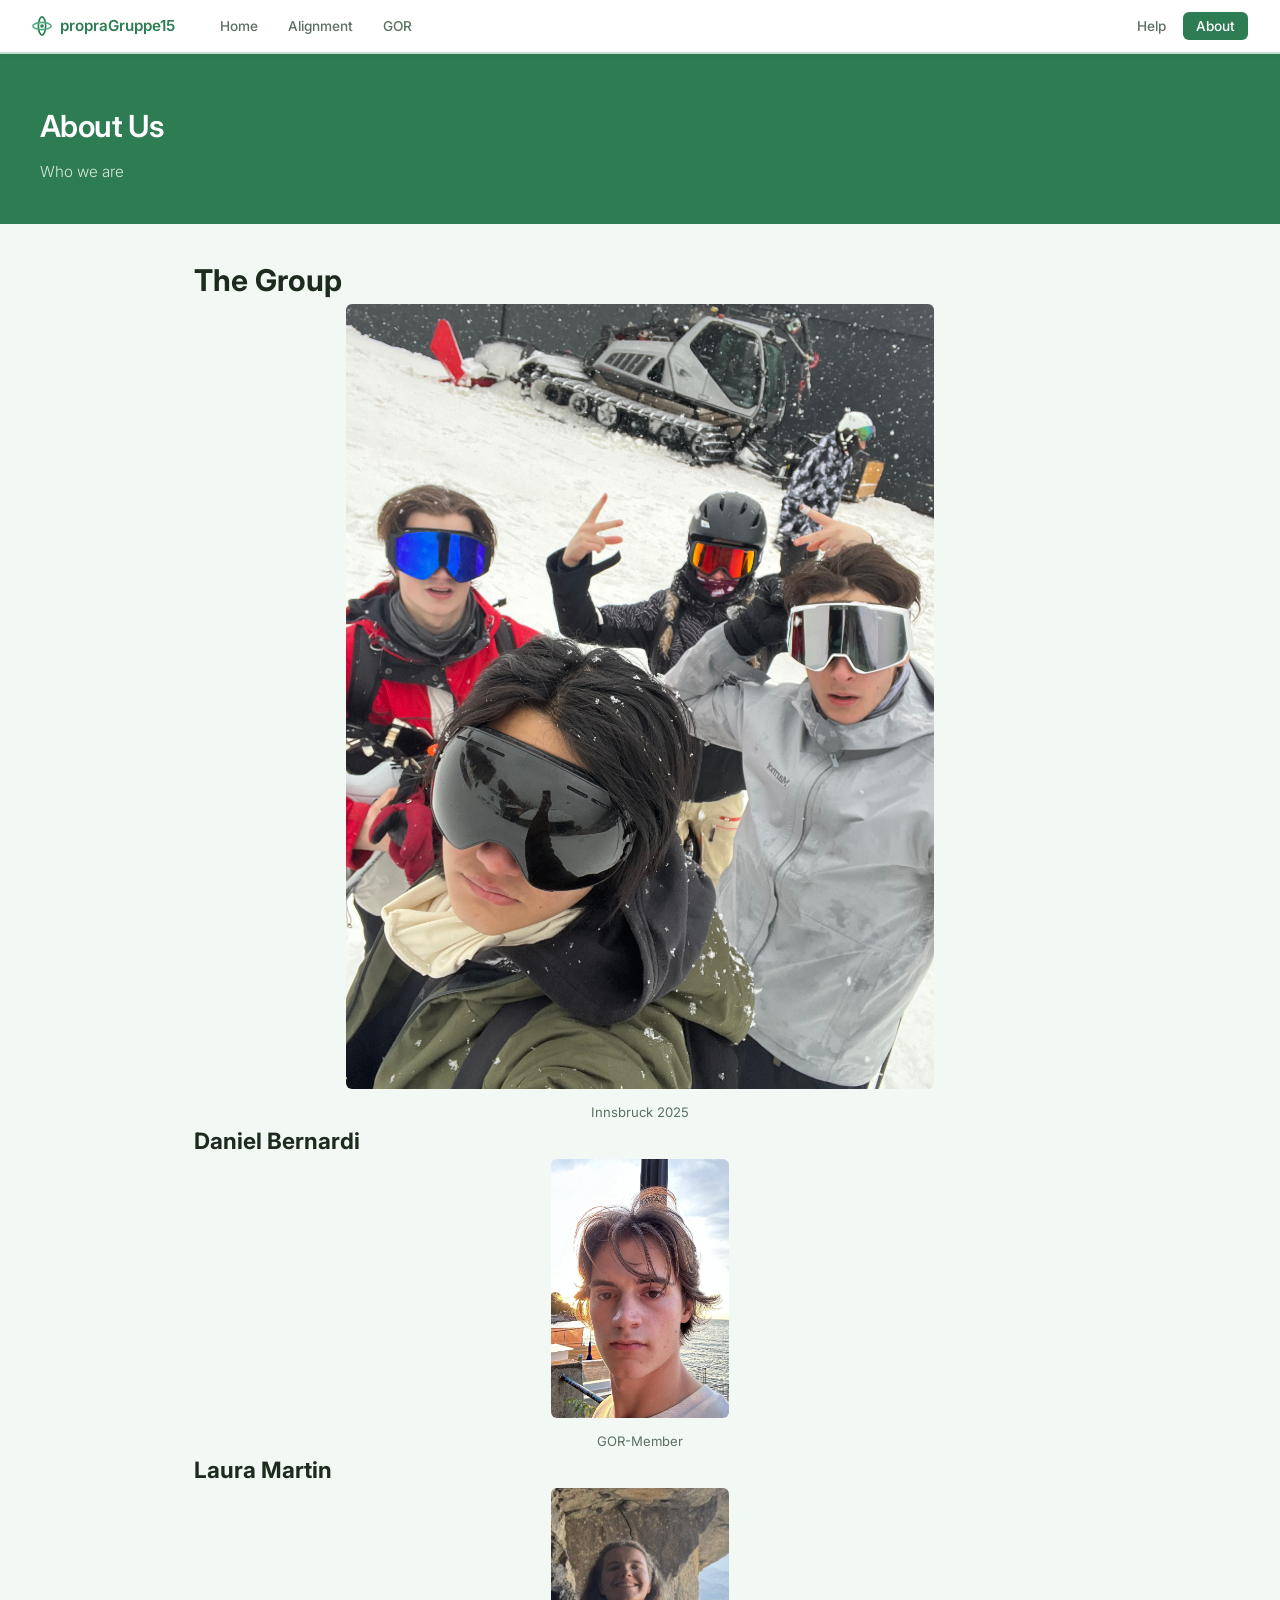
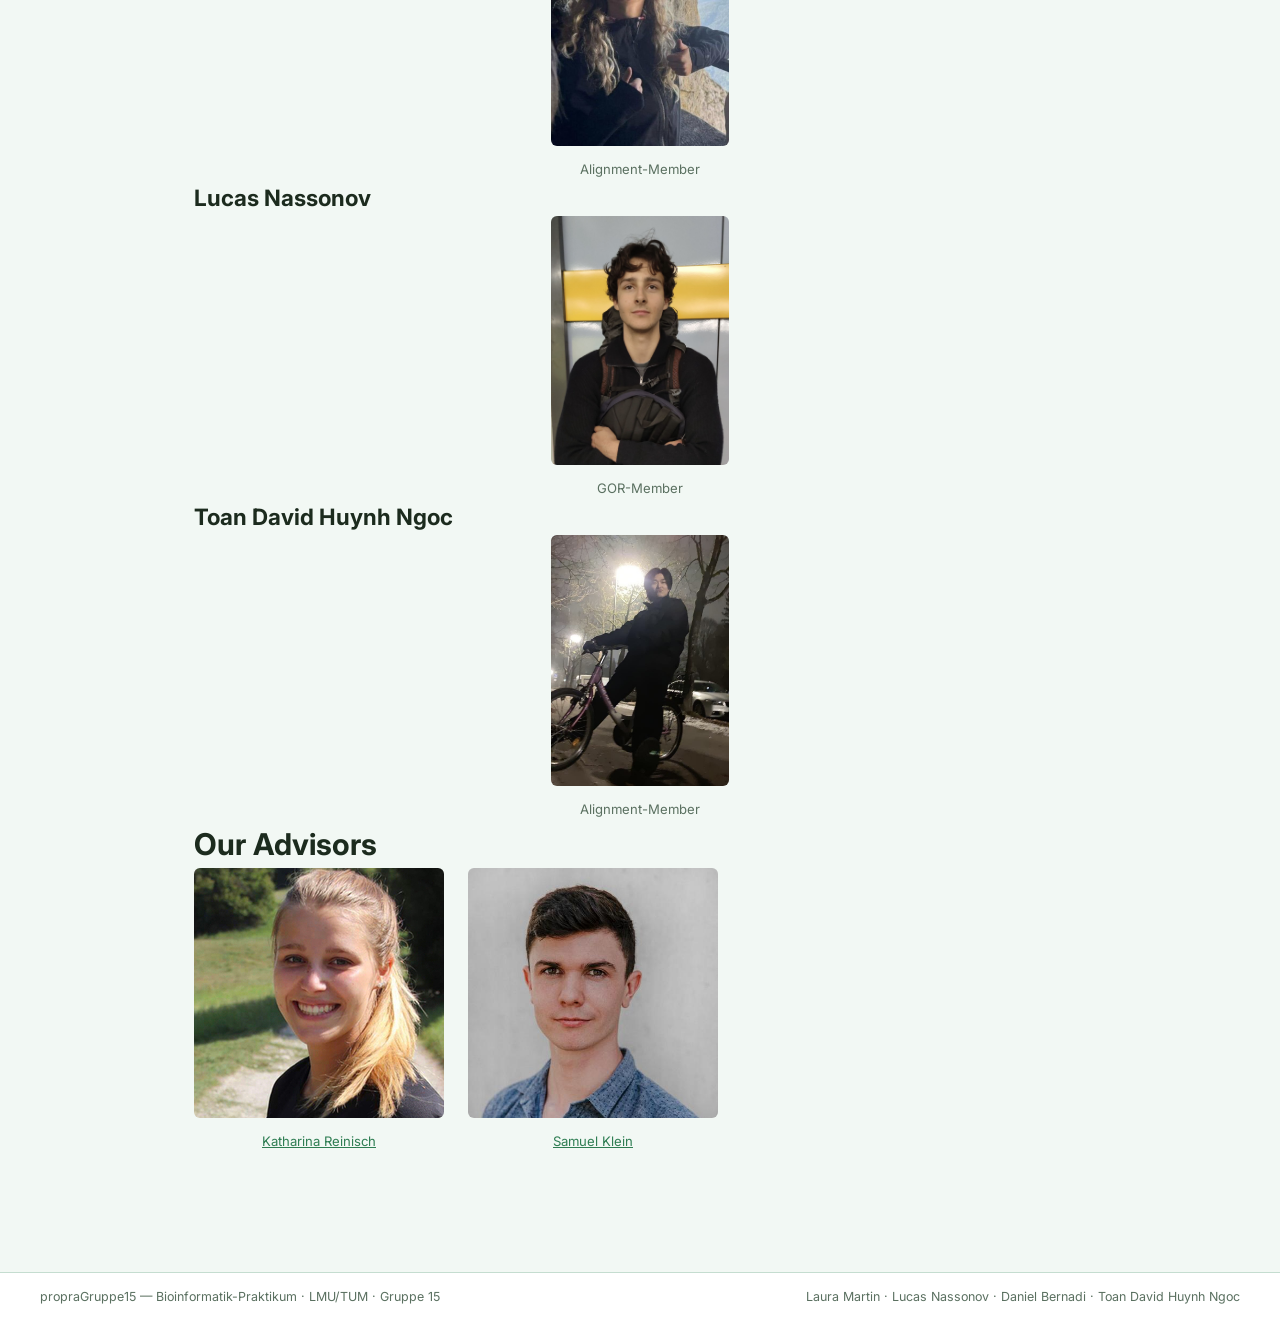
<file: Solution1/Assignment03/about/index.html>
<!DOCTYPE html>
<html lang="de">
<head>
    <meta charset="utf-8">
    <meta name="viewport" content="width=device-width, initial-scale=1">
    <title>Help — propraGruppe15</title>
    <link rel="preconnect" href="https://fonts.googleapis.com">
    <link href="https://fonts.googleapis.com/css2?family=Inter:wght@300;400;500;600&family=JetBrains+Mono:wght@400;500&display=swap" rel="stylesheet">
    <link rel="stylesheet" href="../style.css">
</head>
<body>

<nav>
    <a class="nav-logo" href="../aufgabe3_2_0.html">
        <svg viewBox="0 0 22 22" fill="none" width="20" height="20">
            <ellipse cx="11" cy="11" rx="4"  ry="10" stroke="#2e7d52" stroke-width="1.8" fill="none"/>
            <ellipse cx="11" cy="11" rx="10" ry="4"  stroke="#4caf80" stroke-width="1.8" fill="none"/>
            <circle  cx="11" cy="11" r="2"           fill="#2e7d52"/>
        </svg>
        propraGruppe15
    </a>
    <ul class="nav-links">
        <li><a href="../aufgabe3_2_0.html">Home</a></li>
        <li><a href="https://bioclient1.bio.ifi.lmu.de/~martinla/propragruppe15/Solution3/Alignment/Alignment_CGI.py">Alignment</a></li>
        <li><a href="https://bioclient1.bio.ifi.lmu.de/~martinla/propragruppe15/Solution3/GOR/GOR_final/Test.py">GOR</a></li>
        <li style="margin-left: auto;"><a href="../help/index.html">Help</a></li>
        <li><a href="#"; class="active">About</a></li>        
    </ul>
</nav>

<div class="hero">
    <h1>About Us</h1>
    <p>Who we are</p>
</div>

<div class="page-wrapper">
     <h1>The Group</h1>
     <figure style="text-align: center;">
        <img src="../images/group.png" alt="description" style="width: 66%; height: 66%; object-fit: cover; border-radius: 6px;">
        <figcaption style="margin-right: auto; font-size: 0.82rem; color: var(--text-dim); margin-top: 6px;">Innsbruck 2025</a>
        </figcaption>
    </figure>
     <h2>Daniel Bernardi</h2>
     <figure style="text-align: center;">
        <img src="../images/Daniel.png" alt="description" style="width: 20%; height: 20%; object-fit: cover; border-radius: 6px;">
        <figcaption style="margin-right: auto; font-size: 0.82rem; color: var(--text-dim); margin-top: 6px;">GOR-Member</a>
        </figcaption>
    </figure>
     <h2>Laura Martin</h2>
    <figure style="text-align: center;">
        <img src="../images/Laura.png" alt="description" style="width: 20%; height: 20%; object-fit: cover; border-radius: 6px;">
        <figcaption style="margin-right: auto; font-size: 0.82rem; color: var(--text-dim); margin-top: 6px;">Alignment-Member</a>
        </figcaption>
    </figure>
     <h2>Lucas Nassonov</h2>
     <figure style="text-align: center;">
        <img src="../images/Lucas.png" alt="description" style="width: 20%; height: 20%; object-fit: cover; border-radius: 6px;">
        <figcaption style="margin-right: auto; font-size: 0.82rem; color: var(--text-dim); margin-top: 6px;">GOR-Member</a>
        </figcaption>
    </figure>
     <h2>Toan David Huynh Ngoc</h2>
     <figure style="text-align: center;">
        <img src="../images/David.png" alt="description" style="width: 20%; height: 20%; object-fit: cover; border-radius: 6px;">
        <figcaption style="margin-right: auto; font-size: 0.82rem; color: var(--text-dim); margin-top: 6px;">Alignment-Member</a>
        </figcaption>
    </figure>
     <h1>Our Advisors</h1>
     <div style="display: flex; gap: 24px; justify-content: flex-start">
    <figure style="text-align: center;">
        <img src="../images/Kathi.jpg" alt="description" style="width: 250px; height: 250px; object-fit: cover; border-radius: 6px;">
        <figcaption style="margin-right: auto; font-size: 0.82rem; color: var(--text-dim); margin-top: 6px;">
                        <a href="https://www.bio.ifi.lmu.de/mitarbeiter/katharina-reinisch/index.html" style="color: var(--green);">Katharina Reinisch</a>
        </figcaption>
    </figure>
    <figure style="text-align: center;">
        <img src="../images/sam.jpeg" alt="description" style="width: 250px; height: 250px; border-radius: 6px;">
        <figcaption style="font-size: 0.82rem; color: var(--text-dim); margin-top: 6px;">
            <a href="https://www.bio.ifi.lmu.de/mitarbeiter/samuel-klein/index.html" style="color: var(--green);">Samuel Klein</a>
        </figcaption>
    </figure>
</div>
     
</div>

<footer>
    <span>propraGruppe15 &mdash; Bioinformatik-Praktikum &middot; LMU/TUM &middot; Gruppe 15</span>
    <span>Laura Martin &middot; Lucas Nassonov &middot; Daniel Bernadi &middot; Toan David Huynh Ngoc</span>
</footer>

</body>
</html>
</file>
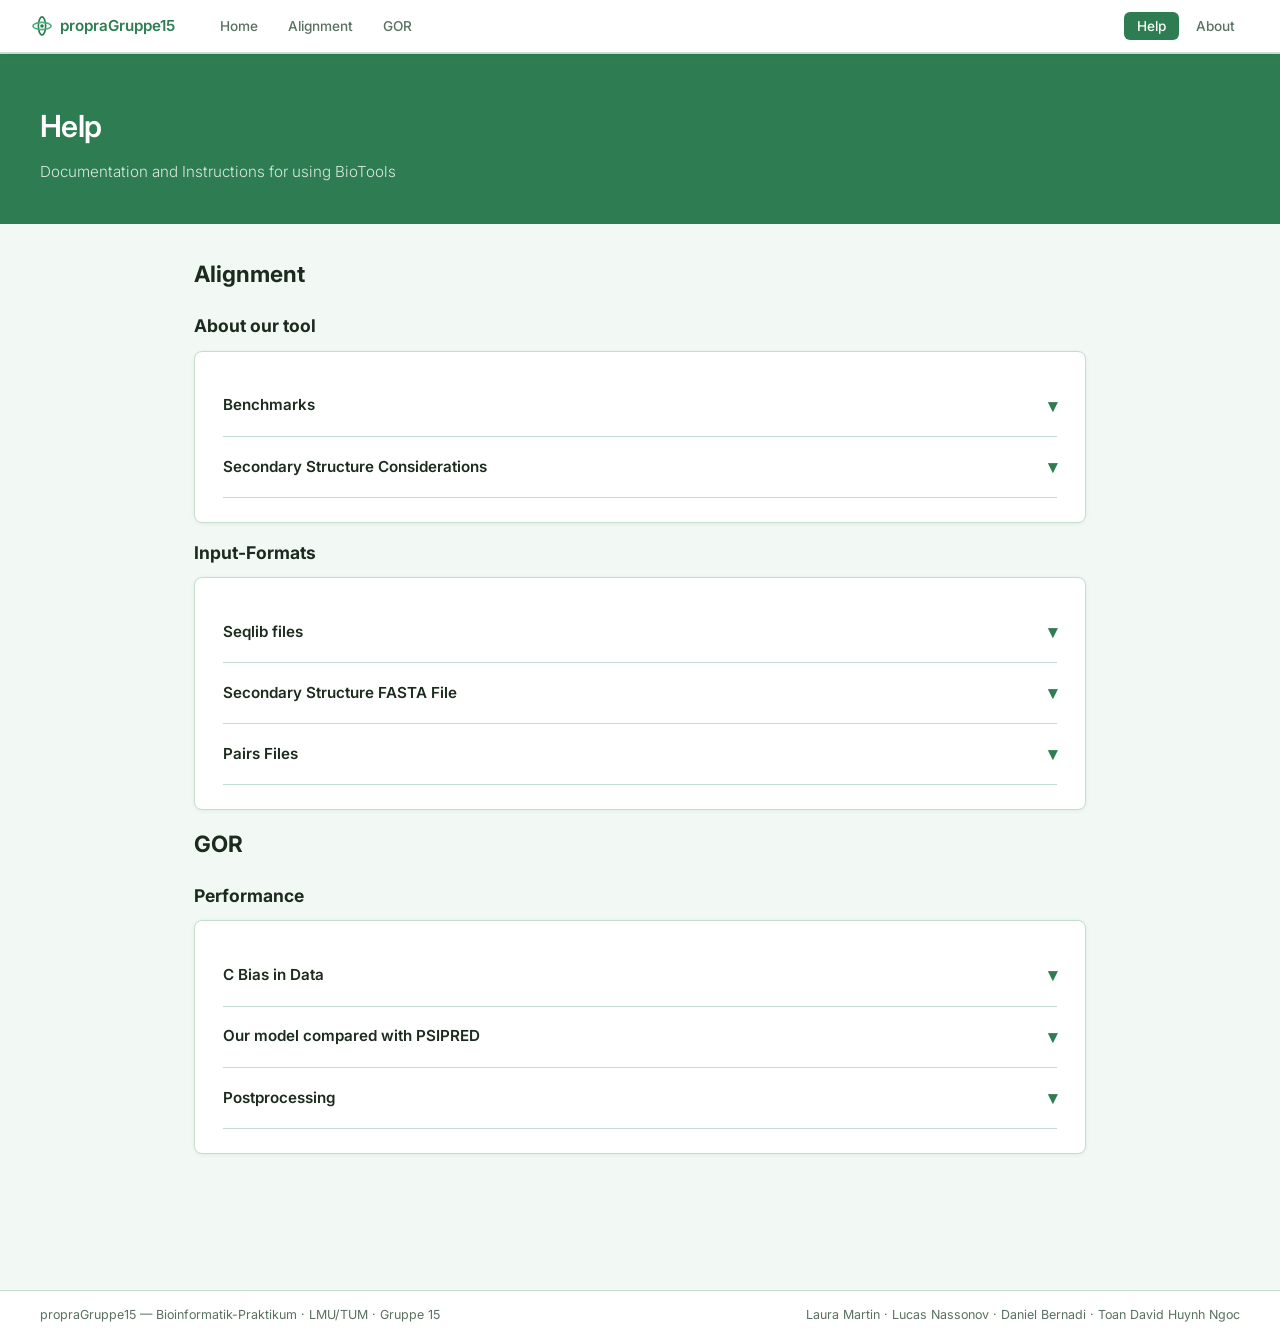
<file: Solution1/Assignment03/help/index.html>
<!DOCTYPE html>
<html lang="de">
<head>
    <meta charset="utf-8">
    <meta name="viewport" content="width=device-width, initial-scale=1">
    <title>Help — propraGruppe15</title>
    <link rel="preconnect" href="https://fonts.googleapis.com">
    <link href="https://fonts.googleapis.com/css2?family=Inter:wght@300;400;500;600&family=JetBrains+Mono:wght@400;500&display=swap" rel="stylesheet">
    <link rel="stylesheet" href="../style.css">
</head>
<body>

<nav>
    <a class="nav-logo" href="../aufgabe3_2_0.html">
        <svg viewBox="0 0 22 22" fill="none" width="20" height="20">
            <ellipse cx="11" cy="11" rx="4"  ry="10" stroke="#2e7d52" stroke-width="1.8" fill="none"/>
            <ellipse cx="11" cy="11" rx="10" ry="4"  stroke="#4caf80" stroke-width="1.8" fill="none"/>
            <circle  cx="11" cy="11" r="2"           fill="#2e7d52"/>
        </svg>
        propraGruppe15
    </a>
    <ul class="nav-links">
        <li><a href="../aufgabe3_2_0.html">Home</a></li>
        <li><a href="https://bioclient1.bio.ifi.lmu.de/~martinla/propragruppe15/Solution3/Alignment/Alignment_CGI.py">Alignment</a></li>
        <li><a href="https://bioclient1.bio.ifi.lmu.de/~martinla/propragruppe15/Solution3/GOR/GOR_final/Test.py">GOR</a></li>
        <li style="margin-left: auto;"><a href="#" class="active">Help</a></li>
        <li><a href="../about/index.html">About</a></li>
    </ul>
</nav>

<div class="hero">
    <h1>Help</h1>
    <p>Documentation and Instructions for using BioTools</p>
</div>

<div class="page-wrapper">
    <h2 style="margin-bottom: 20px";>Alignment</h2>

    <h3 style="margin-bottom: 10px";>About our tool</h3>
    <div class="card">
        <details>
            <summary>Benchmarks</summary>
            <p>Our alignment tool utilises the Needleman-Wunsch and Gotoh algorithms to compute your alignmets instead of the time intensive Recursive method. While simple to do on pen and paper, the amount of compute time needed increases exponentially with sequence length.</p>
            <img src="../images/benchmark.png" alt="" style="width: 100%; border-radius: 6px;">
        </details>
        <details>
            <summary>Secondary Structure Considerations</summary>
            <p>If you want to consider secondary structure, simply upload a Pairs File and a Sec_Lib file. You can find the needed format for those in our Input-Formats section below. Our standard score calculation uses the Levitt Scoring Matrix at a 50/50 ration with the substitution matrix. Based on our testing below, we decided this ratio gave the most consistent result across all metrics.</p>
            <img src="../images/alignment_plot.png" alt="Mean Score Difference When Considering Secondary Structure" style="width: 100%; border-radius: 6px;">
        </details>
    </div>

        <h3 style="margin-bottom: 10px">Input-Formats</h3>
    <div class="card">
        <details>
            <summary>Seqlib files</summary>
            <p>
                A Seqlib file contains one or more protein sequences in a simple two-line format per entry.
                Each entry starts with a header line beginning with <code>&gt;</code> followed by the sequence identifier,
                and the second line contains the amino acid sequence in single-letter code:
            </p>
            <div class="file-preview">&gt;1ABC_A
MKTLLLTLVVVTIVCLDLGAVGNGNSTSSPYYNPTTEELISWKIFTHPNVHAFLLFLMLT
&gt;2XYZ_B
ACDEFGHIKLMNPQRSTVWY
&gt;3PQR_C
MGAGASAEEKHSSLVLHQDWLNRTYDEAMAQYCQARMGSTMKKILELALPSIHSIVSLYK</div>
            <div class="download-section">
                <span class="download-label">Example Files</span>
                <div class="download-files">
                    <a class="download-btn" id="dl-seqlib" download="../example_files/example_seqlib.txt">
                        <svg width="13" height="13" viewBox="0 0 12 12" fill="none"><path d="M6 1v7M3 6l3 3 3-3M1 10h10" stroke="#2e7d52" stroke-width="1.5" stroke-linecap="round" stroke-linejoin="round"/></svg>
                        example_seqlib.txt
                    </a>
                </div>
            </div>
        </details>

        <details>
            <summary>Secondary Structure FASTA File</summary>
            <p>
                Secondary Structure FASTA files extend the standard FASTA format with an additional line per entry
                encoding the predicted or known secondary structure. Each entry has three lines:
                a header (<code>&gt;ID</code>), the amino acid sequence (AA), and the secondary structure string (SS)
                using <code>H</code> (helix), <code>E</code> (strand), and <code>C</code> (coil).
            </p>
            <div class="file-preview">&gt;1ABC_A
AS MKTLLLTLVVVTIVCLDLGAVGNGNSTSSPYYNPTTEELISWKIFTHPN
SS CCCCHHHHHHHHHCCCCCCCCCCCCCCEEEECCCHHHHHHHHHHCCCCCC
&gt;2XYZ_B
AA ACDEFGHIKLMNPQRSTVWYACDEFGHIKLM
SS CCCEEEEECCCHHHHHHHHCCCCEEEECCCC</div>
            <div class="download-section">
                <span class="download-label">Example File</span>
                <div class="download-files">
                    <a class="download-btn" id="dl-secstruct" download="../example_files/example_secstruct.txt">
                        <svg width="13" height="13" viewBox="0 0 12 12" fill="none"><path d="M6 1v7M3 6l3 3 3-3M1 10h10" stroke="#2e7d52" stroke-width="1.5" stroke-linecap="round" stroke-linejoin="round"/></svg>
                        example_secstruct.txt
                    </a>
                </div>
            </div>
        </details>

        <details>
            <summary>Pairs Files</summary>
            <p>
                A Pairs file defines which sequence pairs should be aligned against each other.
                Each line contains two sequence identifiers (matching IDs from your Seqlib file),
                separated by whitespace.
            </p>
            <div class="file-preview"># Pairs file — one pair per line
# Format: ID_sequence1   ID_sequence2
1ABC_A 2XYZ_B
1ABC_A 3PQR_C
2XYZ_B 3PQR_C</div>
            <div class="download-section">
                <span class="download-label">Example File</span>
                <div class="download-files">
                    <a class="download-btn" id="dl-pairs" download="../example_files/example_pairs.txt">
                        <svg width="13" height="13" viewBox="0 0 12 12" fill="none"><path d="M6 1v7M3 6l3 3 3-3M1 10h10" stroke="#2e7d52" stroke-width="1.5" stroke-linecap="round" stroke-linejoin="round"/></svg>
                        example_pairs.txt
                    </a>
                </div>
            </div>
        </details>
    </div>
<!--ab hier GOR!!!!!!-->
    <h2 style="margin-bottom: 20px";>GOR</h2>

    <h3 style="margin-bottom: 10px";>Performance</h3>
    <div class="card">
        <details>
            <summary>C Bias in Data</summary>
            <p></p>
            <img src="../images/513counts.png" alt="" style="width: 100%; border-radius: 6px;">
        </details>
        <details>
            <summary>Our model compared with PSIPRED</summary>
            <p></p>
            <img src="../images/Gor_psipred.png" alt="" style="width: 100%; border-radius: 6px;">
        </details>
        <details>
            <summary>Postprocessing</summary>
            <p>We applied a simple post-processing algorithm on the predict output. Which checks for unlikely secondary structure occurrences, by substituting with the structure most common in a given window.</p>
            <img src="../images/PostProcessing.png" alt="" style="width: 100%; border-radius: 6px;">
        </details>
    </div>



    
</div>

<footer>
    <span>propraGruppe15 &mdash; Bioinformatik-Praktikum &middot; LMU/TUM &middot; Gruppe 15</span>
    <span>Laura Martin &middot; Lucas Nassonov &middot; Daniel Bernadi &middot; Toan David Huynh Ngoc</span>
</footer>

</body>
</html>
</file>
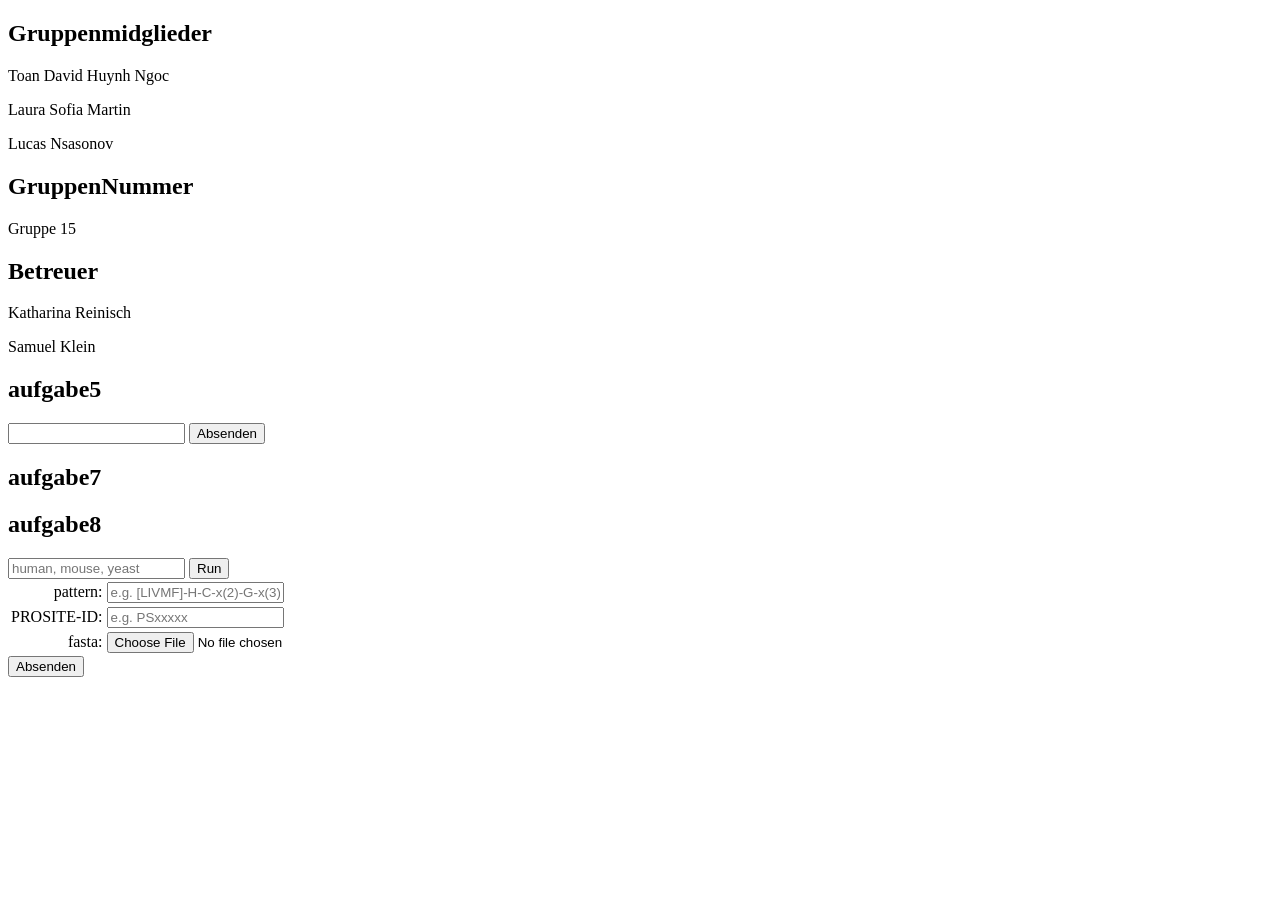
<file: aufgabe3_2_0.html>
<!DOCTYPE html>
<html>
    <head>
        <title>Aufgabe 3</title>
    </head>
<body>
    <section>
        <h1>Gruppenmidglieder</h1>
        <p>Toan David Huynh Ngoc </p>
        <p>Laura Sofia Martin </p>
        <p>Lucas Nsasonov</p>
        <h1>GruppenNummer</h1>
        <p>Gruppe 15</p>
        <h1>Betreuer</h1>
        <p>Katharina Reinisch</p>  
        <p>Samuel Klein</p>   
    </section>
    <section>
    <h1>aufgabe5</h1>   
    </section>

<form method="post" enctype="multipart/form-data" action="https://topas.bio.ifi.lmu.de/mnt/extstud/praktikum/bioprakt/progprakt-15/propragruppe15/cgi2.cgi">

  <input type="text" name="fasta" required>
  <input type="submit" value="Absenden">
</form>

    <section>
        <h1>aufgabe7</h1>   
    </section>
    <form method="post" enctype="multipart/form-data" action="https://topas.bio.ifi.lmu.de/mnt/extstud/praktikum/bioprakt/progprakt-15/propragruppe15/test.cgi" >
</form>

<section> <h1>aufgabe8</h1></section>
<form method="post" enctype="multipart/form-data" action="https://topas.bio.ifi.lmu.de/mnt/extstud/praktikum/bioprakt/progprakt-15/propragruppe15/cgiScriptGenomeLength.cgi">

  <input type="text" name="organisms" placeholder="human, mouse, yeast">
  <button type="submit">Run</button>
</form>

    
<table>
<tr> <td align="right">pattern: </td> <td> <input type="text" name="pattern" placeholder="e.g. [LIVMF]-
H-C-x(2)-G-x(3)-{STC}-[STAGP]-x-[LIVMFY]"/> </td> </tr>
<tr> <td align="right">PROSITE-ID: </td> <td> <input type="text" name="prosite_id" placeholder="e.g. PSxxxxx"/> </td> </tr>
<tr> <td align="right">fasta: </td> <td> <input type="file" name="file" required/> </td> </tr>
</table>
<input type="submit" value="Absenden"/>
</form>

 


</body>
</html>
</file>
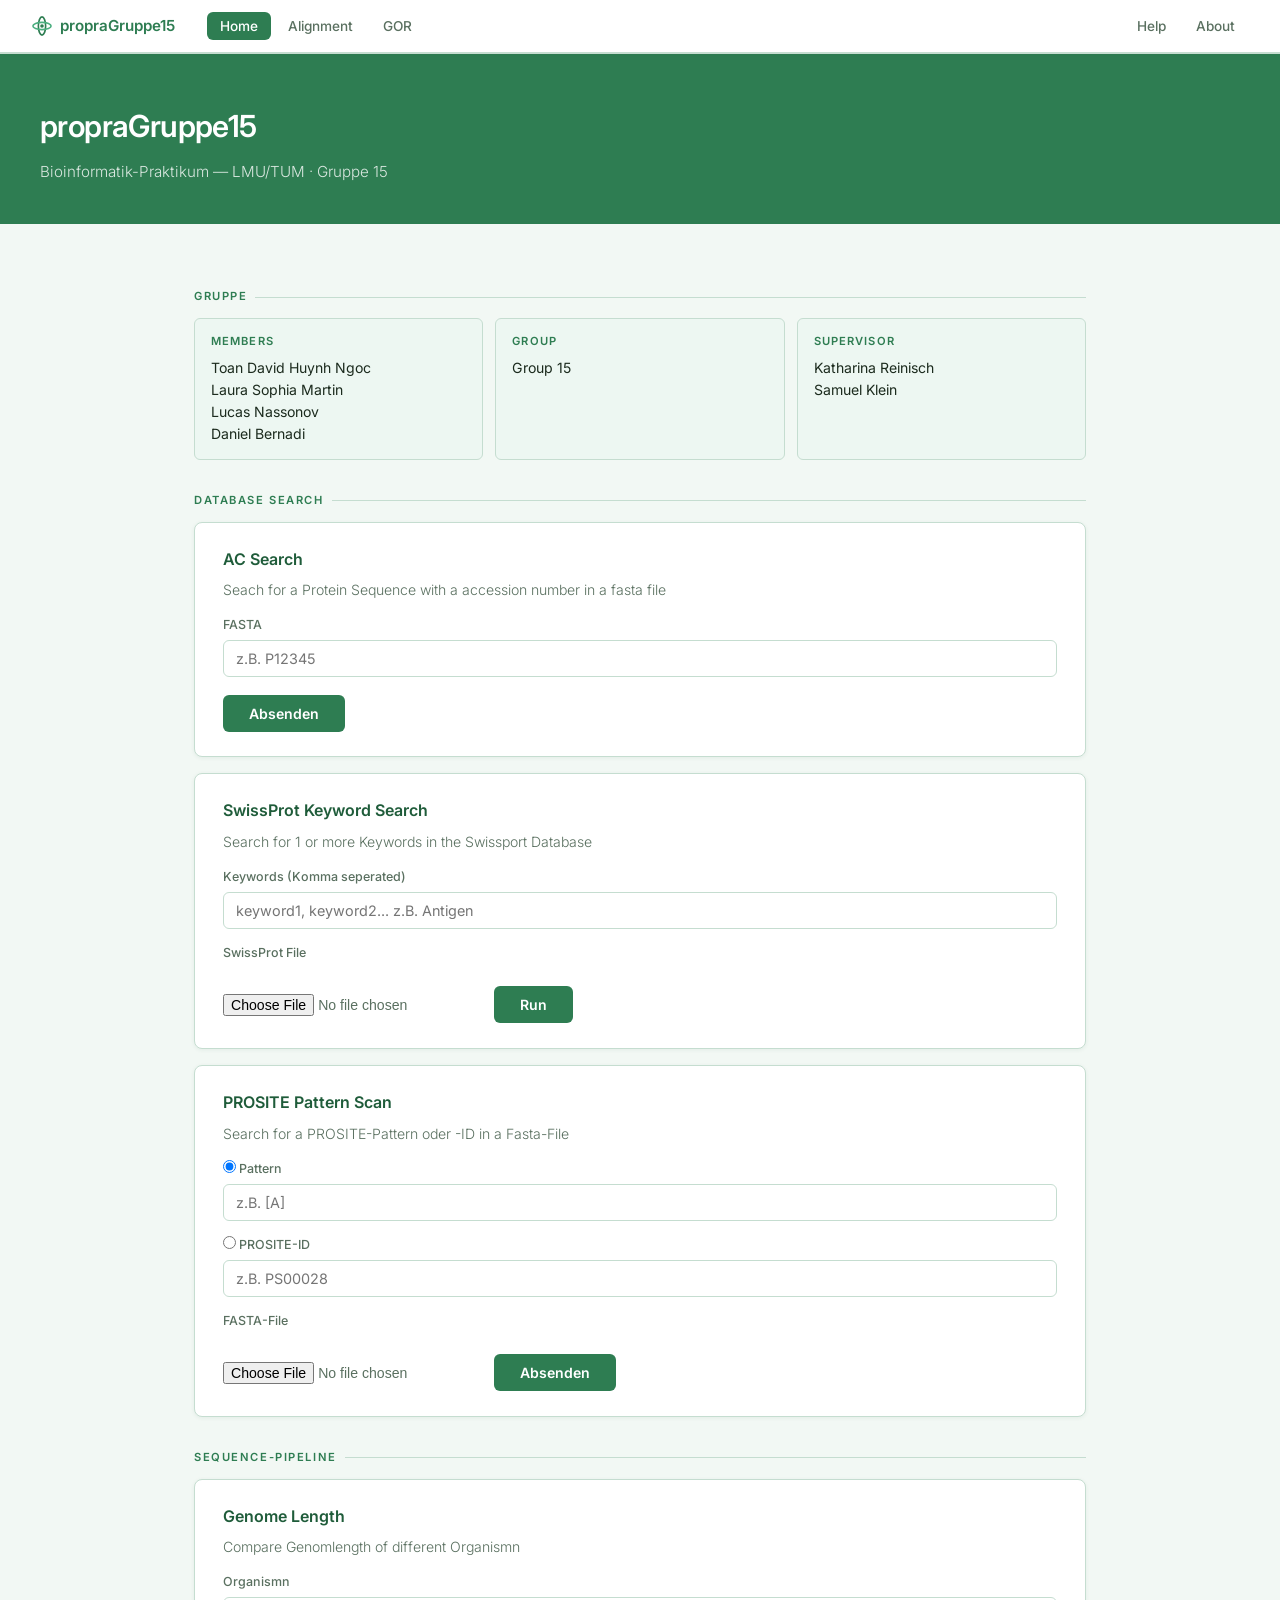
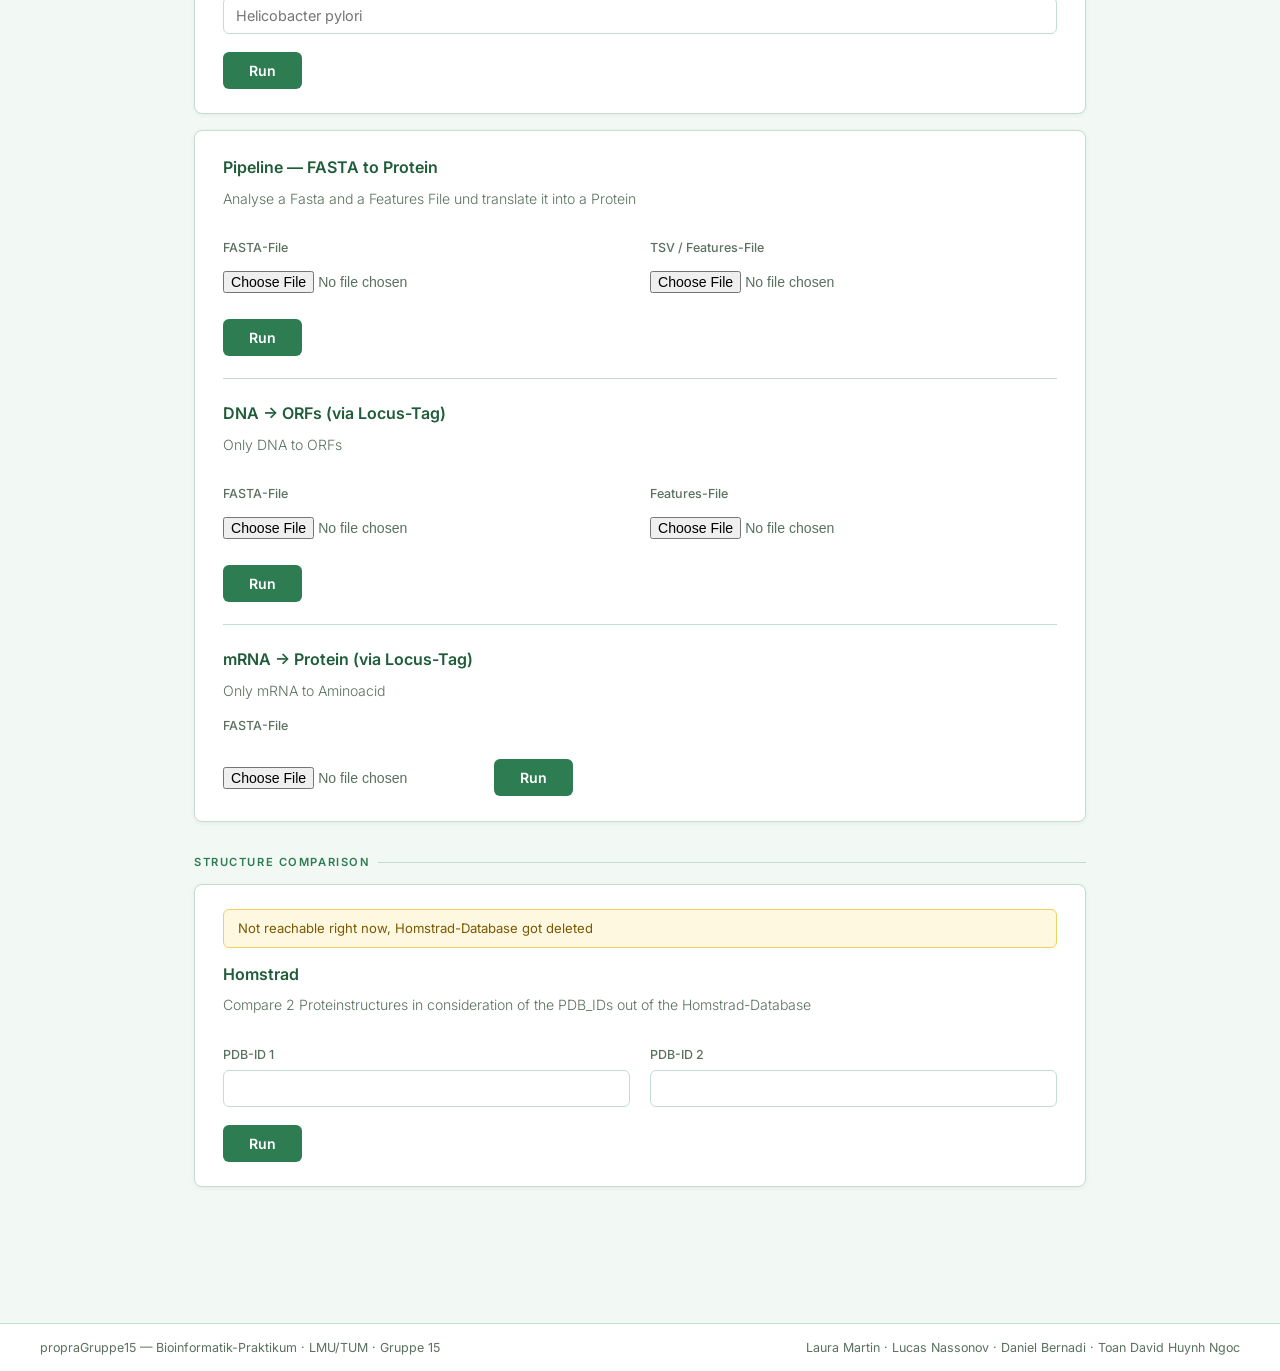
<file: Solution1/Assignment03/aufgabe3_2_0.html>
<!DOCTYPE html>
<html lang="de">
<head>
    <meta charset="utf-8">
    <meta name="viewport" content="width=device-width, initial-scale=1">
    <title>propraGruppe15</title>
    <link rel="preconnect" href="https://fonts.googleapis.com">
    <link href="https://fonts.googleapis.com/css2?family=Inter:wght@300;400;500;600&family=JetBrains+Mono:wght@400;500&display=swap" rel="stylesheet">
    <link rel="stylesheet" href="style.css">
</head>
<body>

<nav>
    <a class="nav-logo" href="#">
        <svg viewBox="0 0 22 22" fill="none" width="20" height="20">
            <ellipse cx="11" cy="11" rx="4"  ry="10" stroke="#2e7d52" stroke-width="1.8" fill="none"/>
            <ellipse cx="11" cy="11" rx="10" ry="4"  stroke="#4caf80" stroke-width="1.8" fill="none"/>
            <circle  cx="11" cy="11" r="2"           fill="#2e7d52"/>
        </svg>
        propraGruppe15
    </a>
    <ul class="nav-links">
        <li><a href="#" class="active">Home</a></li>
        <li><a href="https://bioclient1.bio.ifi.lmu.de/~martinla/propragruppe15/Solution3/Alignment/Alignment_CGI.py">Alignment</a></li>
        <li><a href="https://bioclient1.bio.ifi.lmu.de/~martinla/propragruppe15/Solution3/GOR/GOR_final/Test.py">GOR</a></li>

        <li style="margin-left: auto;"><a href="help/index.html">Help</a></li>
        <li><a href="about/index.html">About</a></li>
    </ul>
</nav>

<div class="hero">
    <h1>propraGruppe15</h1>
    <p>Bioinformatik-Praktikum &mdash; LMU/TUM &middot; Gruppe 15</p>
</div>

<div class="page-wrapper">

    <p class="section-label">Gruppe</p>
    <div class="meta-grid">
        <div class="meta-block">
            <h3>Members</h3>
            <p>Toan David Huynh Ngoc<br>Laura Sophia Martin<br>Lucas Nassonov<br>Daniel Bernadi</p>
        </div>
        <div class="meta-block">
            <h3>Group</h3>
            <p>Group 15</p>
        </div>
        <div class="meta-block">
            <h3>Supervisor</h3>
            <p>Katharina Reinisch<br>Samuel Klein</p>
        </div>
    </div>

    <p class="section-label">Database Search</p>

    <div class="card">
        <h2>AC Search</h2>
        <p>Seach for a Protein Sequence with a accession number in a fasta file</p>
        <form method="post" enctype="multipart/form-data"
              action="https://bioclient1.bio.ifi.lmu.de/~martinla/propragruppe15/Solution1/cgiFiles/cgiACSearch.cgi">
            <label class="field-label">FASTA</label>
            <input type="text" name="fasta" placeholder="z.B. P12345" required>
            <input type="submit" value="Absenden">
        </form>
    </div>

    <div class="card">
        <h2>SwissProt Keyword Search</h2>
        <p>Search for 1 or more Keywords in the Swissport Database</p>
        <form method="post" enctype="multipart/form-data"
              action="https://bioclient1.bio.ifi.lmu.de/~martinla/propragruppe15/Solution1/cgiFiles/cgiSPKeyword.py">
            <label class="field-label">Keywords (Komma seperated)</label>
            <input type="text" name="keywords" placeholder="keyword1, keyword2... z.B. Antigen" required>
            <label class="field-label">SwissProt File</label>
            <input type="file" name="swissprot_file" required>
            <button type="submit">Run</button>
        </form>
    </div>

    <div class="card">
    <h2>PROSITE Pattern Scan</h2>
    <p>Search for a PROSITE-Pattern oder -ID in a Fasta-File</p>
    <form method="post" enctype="multipart/form-data"
          action="https://bioclient1.bio.ifi.lmu.de/~martinla/propragruppe15/Solution1/cgiFiles/cgiPSScan.cgi">

        <label class="field-label"><input type="radio" name="mode" value="pattern" checked> Pattern</label>
        <input type="text" name="pattern" placeholder="z.B. [A]">

        <label class="field-label"><input type="radio" name="mode" value="prosite_id"> PROSITE-ID</label>
        <input type="text" name="prosite_id" placeholder="z.B. PS00028">

        <label class="field-label">FASTA-File</label>
        <input type="file" name="file" required>
        <input type="submit" value="Absenden">
    </form>
</div>

    <p class="section-label">Sequence-Pipeline</p>

    <div class="card">
        <h2>Genome Length</h2>
        <p>Compare Genomlength of different Organismn</p>
        <form method="post" enctype="multipart/form-data"
              action="https://bioclient1.bio.ifi.lmu.de/~martinla/propragruppe15/Solution1/cgiFiles/cgiGenomeLength.cgi">
            <label class="field-label">Organismn</label>
            <input type="text" name="organisms" placeholder="Helicobacter pylori" required>
            <button type="submit">Run</button>
        </form>
    </div>

    <div class="card">
        <h2>Pipeline — FASTA to Protein</h2>
        <p>Analyse a Fasta and a Features File und translate it into a Protein</p>
        <form method="post" enctype="multipart/form-data"
              action="https://bioclient1.bio.ifi.lmu.de/~martinla/propragruppe15/Solution1/cgiFiles/Pipeline_10.cgi">
            <div class="param-grid">
                <div>
                    <label class="field-label">FASTA-File</label>
                    <input type="file" name="fasta" required>
                </div>
                <div>
                    <label class="field-label">TSV / Features-File</label>
                    <input type="file" name="features" required>
                </div>
            </div>
            <button type="submit">Run</button>
        </form>

        <hr class="card-divider">

        <h2>DNA &rarr; ORFs (via Locus-Tag)</h2>
        <p>Only DNA to ORFs</p>
        <form method="post" enctype="multipart/form-data"
              action="https://bioclient1.bio.ifi.lmu.de/~martinla/propragruppe15/Solution1/cgiFiles/genome2orf.cgi">
            <div class="param-grid">
                <div>
                    <label class="field-label">FASTA-File</label>
                    <input type="file" name="fasta" required>
                </div>
                <div>
                    <label class="field-label">Features-File</label>
                    <input type="file" name="features" required>
                </div>
            </div>
            <button type="submit">Run</button>
        </form>

        <hr class="card-divider">

        <h2>mRNA &rarr; Protein (via Locus-Tag)</h2>
        <p>Only mRNA to Aminoacid</p>
        <form method="post" enctype="multipart/form-data"
              action="https://bioclient1.bio.ifi.lmu.de/~huynhngoc/propragruppe15/Solution1/cgiFiles/mrna2aa.cgi">
            <label class="field-label">FASTA-File</label>
            <input type="file" name="fasta" required>
            <button type="submit">Run</button>
        </form>
    </div>


    <p class="section-label">Structure Comparison</p>

    <div class="card">
        <div class="note">Not reachable right now, Homstrad-Database got deleted</div>
        <h2>Homstrad</h2>
        <p>Compare 2 Proteinstructures in consideration of the PDB_IDs out of the Homstrad-Database</p>
        <form method="post" enctype="multipart/form-data"
              action="https://bioclient1.bio.ifi.lmu.de/~martinla/propragruppe15/Solution2/Assignment14/homstrad.cgi">
            <div class="param-grid">
                <div>
                    <label class="field-label">PDB-ID 1</label>
                    <input type="text" name="pdb1" required>
                </div>
                <div>
                    <label class="field-label">PDB-ID 2</label>
                    <input type="text" name="pdb2">
                </div>
            </div>
            <button type="submit">Run</button>
        </form>
    </div>

</div>

<footer>
    <span>propraGruppe15 &mdash; Bioinformatik-Praktikum &middot; LMU/TUM &middot; Gruppe 15</span>
    <span>Laura Martin &middot; Lucas Nassonov &middot; Daniel Bernadi &middot; Toan David Huynh Ngoc</span>
</footer>

</body>
</html>
</file>
<file: Solution1/Assignment03/style.css>
:root {
    --green:     #2e7d52;
    --green-dk:  #1f5c3a;
    --green-lt:  #4caf80;
    --green-bg:  #edf7f2;
    --green-mid: #c5ddd0;
    --text:      #1c2b1e;
    --text-dim:  #5a7060;
    --border:    #c5ddd0;
    --bg:        #f2f8f4;
    --white:     #ffffff;
}
*, *::before, *::after { box-sizing: border-box; margin: 0; padding: 0; }

body {
    font-family: 'Inter', sans-serif;
    font-size: 15px;
    background: var(--bg);
    color: var(--text);
    line-height: 1.6;
}

/* ── Navbar ─────────────────────────────── */
nav {
    background: var(--white);
    border-bottom: 2px solid var(--green-mid);
    padding: 0 32px;
    display: flex;
    align-items: center;
    gap: 32px;
    height: 54px;
    position: sticky;
    top: 0;
    z-index: 10;
    box-shadow: 0 1px 6px rgba(30,80,50,0.07);
}
.nav-logo {
    font-weight: 600; font-size: 0.95rem;
    color: var(--green); display: flex; align-items: center;
    gap: 8px; white-space: nowrap; text-decoration: none;
}
.nav-links { display: flex; gap: 4px; list-style: none;  flex: 1;}
.nav-links a {
    text-decoration: none; font-size: 0.85rem; font-weight: 500;
    color: var(--text-dim); padding: 6px 13px; border-radius: 6px;
    transition: all 0.15s;
}
.nav-links a:hover  { background: var(--green-bg); color: var(--green); }
.nav-links a.active { background: var(--green); color: white; }

/* ── Hero ───────────────────────────────── */
.hero {
    background: #2e7d52;
    padding: 48px 40px 40px; color: white;
}
.hero h1 { font-size: 1.9rem; font-weight: 600; letter-spacing: -0.02em; margin-bottom: 8px; }
.hero p   { font-size: 0.95rem; opacity: 0.82; font-weight: 300; max-width: 580px; line-height: 1.7; }
.hero-deco {
    font-family: 'JetBrains Mono', monospace;
    font-size: 0.7rem; opacity: 0.2; letter-spacing: 0.15em;
    margin-top: 18px; overflow: hidden; white-space: nowrap;
}

/* ── Page ───────────────────────────────── */
.page-wrapper { max-width: 940px; margin: 0 auto; padding: 32px 24px 80px; }

/* ── Section label ──────────────────────── */
.section-label {
    font-size: 0.7rem; font-weight: 600; letter-spacing: 0.14em;
    text-transform: uppercase; color: var(--green);
    margin-bottom: 12px; margin-top: 32px;
    display: flex; align-items: center; gap: 8px;
}
.section-label::after { content: ''; flex: 1; height: 1px; background: var(--green-mid); }

/* ── Card ───────────────────────────────── */
.card {
    background: var(--white); border: 1px solid var(--border);
    border-radius: 8px; padding: 24px 28px; margin-bottom: 16px;
    box-shadow: 0 1px 4px rgba(30,80,50,0.07);
}
.card h2 {
    font-size: 1rem; font-weight: 600; color: var(--green-dk); margin-bottom: 6px;
}
.card > p, .card > form > p {
    font-size: 0.88rem; color: var(--text-dim);
    line-height: 1.65; margin-bottom: 14px; font-weight: 300;
}

/* ── Meta grid (Gruppe) ─────────────────── */
.meta-grid { display: grid; grid-template-columns: repeat(3,1fr); gap: 12px; }
.meta-block {
    background: var(--green-bg); border: 1px solid var(--green-mid);
    border-radius: 6px; padding: 14px 16px;
}
.meta-block h3 {
    font-size: 0.7rem; font-weight: 600; letter-spacing: 0.1em;
    text-transform: uppercase; color: var(--green); margin-bottom: 6px;
}
.meta-block p { font-size: 0.88rem; color: var(--text); line-height: 1.55; }

/* ── Form elements ──────────────────────── */
.field-label {
    display: block; font-size: 0.78rem; font-weight: 500;
    color: var(--text-dim); margin-bottom: 5px; margin-top: 14px;
}
input[type=text], textarea, select {
    width: 100%; padding: 9px 12px;
    background: var(--white); border: 1.5px solid var(--border);
    border-radius: 6px; color: var(--text);
    font-family: 'Inter', sans-serif; font-size: 0.9rem;
    transition: border-color 0.15s, box-shadow 0.15s;
    outline: none; appearance: none;
}
input[type=text]:focus, textarea:focus, select:focus {
    border-color: var(--green);
    box-shadow: 0 0 0 3px rgba(46,125,82,0.1);
}
textarea {
    font-family: 'JetBrains Mono', monospace;
    font-size: 0.82rem; resize: vertical; min-height: 72px; background: #fafcfb;
}
select {
    background-image: url("data:image/svg+xml,%3Csvg xmlns='http://www.w3.org/2000/svg' width='10' height='6' viewBox='0 0 10 6'%3E%3Cpath fill='%235a7060' d='M5 6L0 0h10z'/%3E%3C/svg%3E");
    background-repeat: no-repeat; background-position: right 12px center;
    padding-right: 32px; cursor: pointer;
}
input[type=file] { color: var(--text-dim); font-size: 0.88rem; padding: 8px 0; }

.param-grid { display: grid; grid-template-columns: 1fr 1fr; gap: 0 20px; }

input[type=submit], button[type=submit] {
    margin-top: 18px; padding: 10px 26px;
    background: var(--green); color: white;
    font-family: 'Inter', sans-serif; font-weight: 600; font-size: 0.88rem;
    border: none; border-radius: 6px; cursor: pointer;
    transition: background 0.15s;
}
input[type=submit]:hover, button[type=submit]:hover { background: var(--green-dk); }

/* ── Warning note ───────────────────────── */
.note {
    background: #fff8e1; border: 1px solid #f0d060;
    border-radius: 6px; padding: 8px 14px;
    font-size: 0.82rem; color: #7a5800; margin-bottom: 14px;
}

/* ── Sub-divider inside card ────────────── */
.card-divider {
    border: none; border-top: 1px solid var(--border); margin: 22px 0;
}

/* ── Footer ─────────────────────────────── */
footer {
    background: var(--white); border-top: 1px solid var(--border);
    padding: 14px 40px; font-size: 0.78rem; color: var(--text-dim);
    display: flex; justify-content: space-between; margin-top: 40px;
}

details {
    border-bottom: 1px solid var(--border);
    padding: 16px 0;
}

details summary {
    font-weight: 600;
    font-size: 0.95rem;
    color: var(--text);
    cursor: pointer;
    list-style: none;
    display: flex;
    justify-content: space-between;
    align-items: center;
}

details summary::after {
    content: '▾';
    color: var(--green);
    font-size: 1.1rem;
}

details[open] summary::after {
    content: '▴';
}

details p {
    margin-top: 10px;
    font-size: 0.88rem;
    color: var(--text-dim);
    line-height: 1.65;
}
.download-section {
    margin-top: 14px;
    padding-top: 14px;
    border-top: 1px solid rgba(46, 125, 82, 0.15);
}

.download-label {
    font-size: 0.72rem;
    font-weight: 600;
    text-transform: uppercase;
    letter-spacing: 0.08em;
    color: #2e7d52;
    margin-bottom: 8px;
    display: block;
}

.download-files {
    display: flex;
    flex-wrap: wrap;
    gap: 8px;
}

.download-btn {
    display: inline-flex;
    align-items: center;
    gap: 6px;
    padding: 6px 12px;
    background: rgba(46, 125, 82, 0.07);
    border: 1px solid rgba(46, 125, 82, 0.25);
    border-radius: 6px;
    color: #2e7d52;
    font-family: 'JetBrains Mono', monospace;
    font-size: 0.78rem;
    font-weight: 500;
    text-decoration: none;
    transition: background 0.15s, border-color 0.15s, transform 0.1s;
    cursor: pointer;
}

.download-btn:hover {
    background: rgba(46, 125, 82, 0.14);
    border-color: rgba(46, 125, 82, 0.5);
    transform: translateY(-1px);
}

.download-btn:active {
    transform: translateY(0);
}

.download-btn svg {
    flex-shrink: 0;
    opacity: 0.8;
}

.file-preview {
    margin-top: 12px;
    background: #f6faf8;
    border: 1px solid rgba(46, 125, 82, 0.12);
    border-radius: 6px;
    padding: 12px 14px;
    font-family: 'JetBrains Mono', monospace;
    font-size: 0.75rem;
    line-height: 1.7;
    color: #3a5a47;
    white-space: pre;
    overflow-x: auto;
}
</file>
